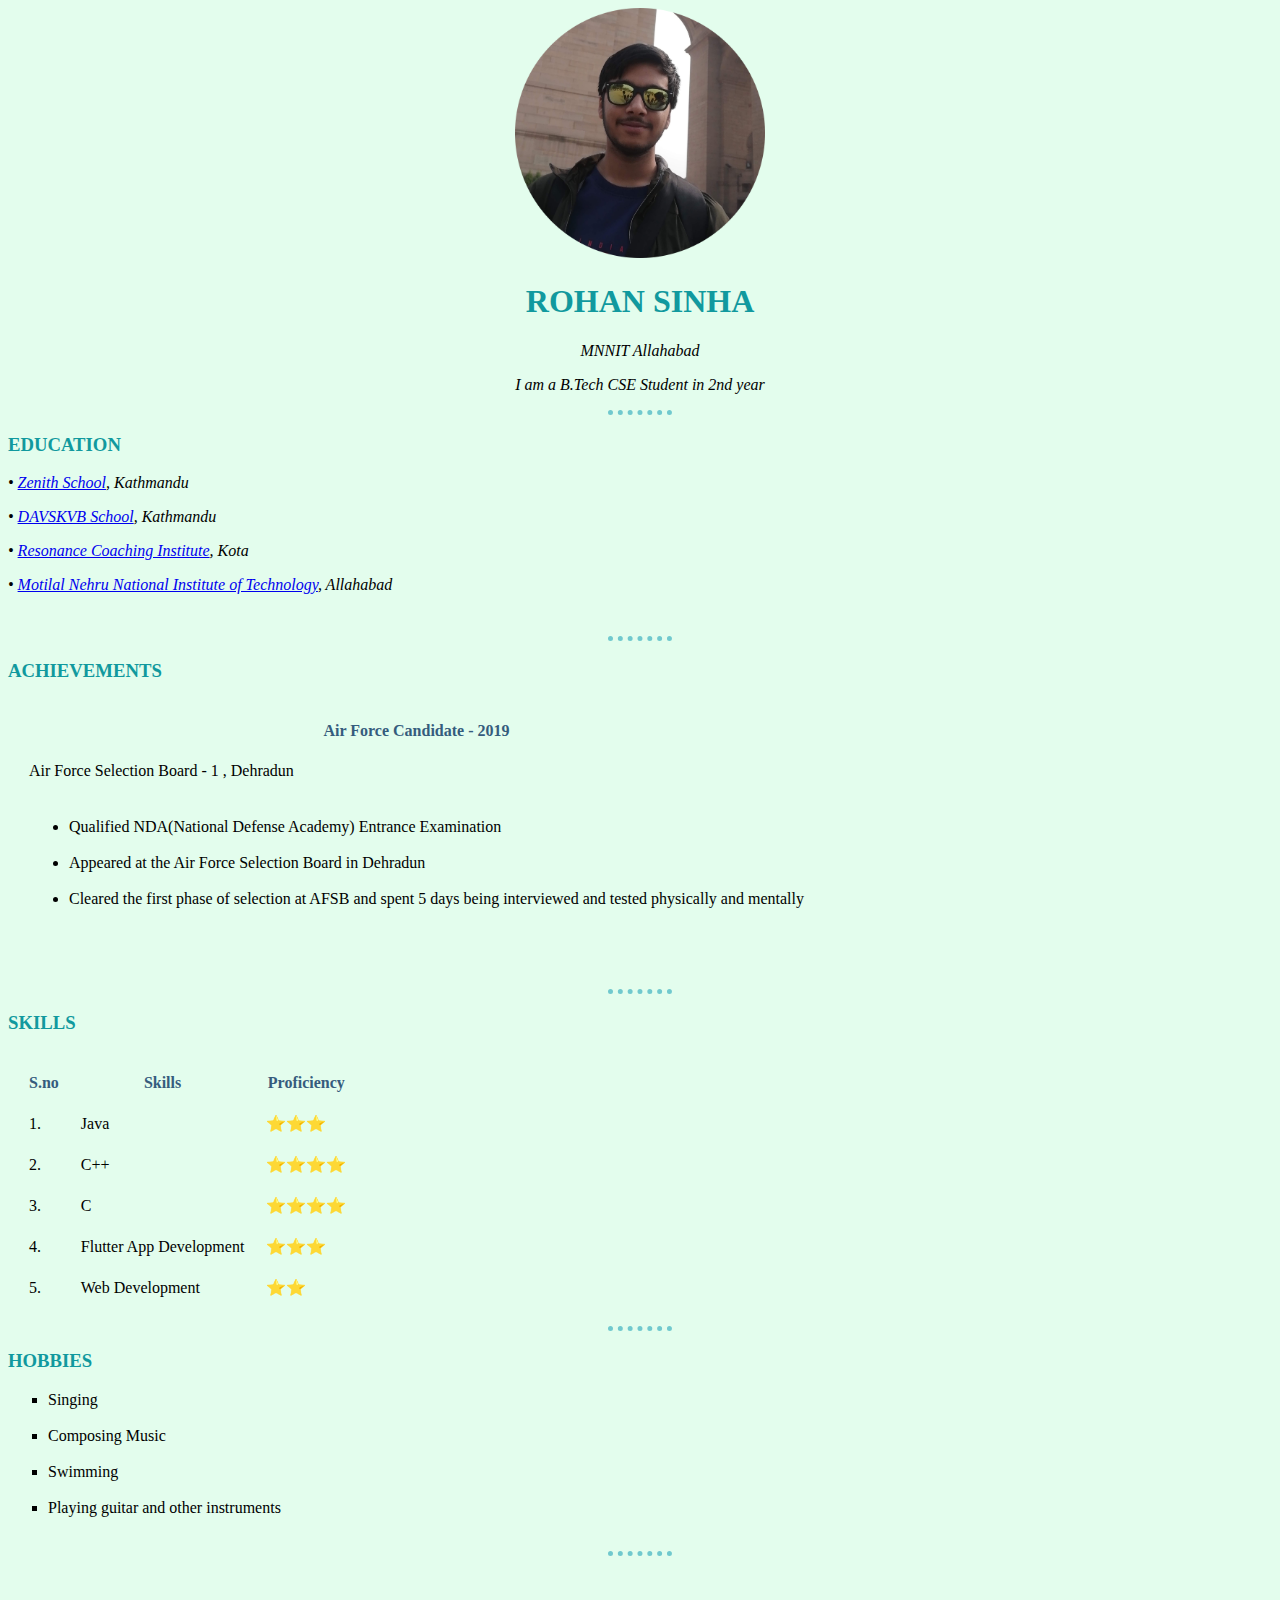
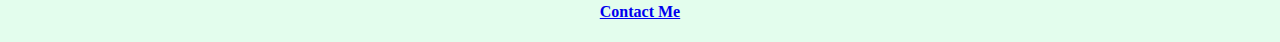
<file: index.html>
<!DOCTYPE html>
<!--Boilerplate-->
<html lang="en" dir="ltr">

<head>
  <meta charset="utf-8">
  <title>Rohan's Personal Site</title>
  <link rel="stylesheet" href="css/style.css"><!--External CSS-->
  <!-- NOTE: This is internal css --><!--
  <style media="screen">
    body{
      background-color: #e3fded;
    }
    hr{
      background-color: transparent;
      border-style: none;
      border-top-style: dotted;
      border-top-width: 5.5px;
      border-top-color: #71c9ce;
      width: 5%;
    }

  </style>

  !-->

</head>

<body>
  <center>
    <img src="Images\circle-cropped.png" height="250" alt="Rohan Profile Picture">
    <h1>ROHAN SINHA</h1>
    <p><em>MNNIT Allahabad</em></p>
    <p><em>I am a B.Tech CSE Student in 2nd year</em></p>
  </center>

  <hr size = "2" noshade>
  <h3>EDUCATION</h3>
  <p><em>• <a href="https://www.facebook.com/pages/category/Middle-School/Zenith-English-Secondary-School-1382498271989659/">Zenith School</a>, Kathmandu</em></p>
  <p><em>• <a href="https://www.davnepal.com">DAVSKVB School</a>, Kathmandu</em></p>
  <p><em>• <a href="https://www.resonance.ac.in/">Resonance Coaching Institute</a>, Kota</em></p>
  <p><em>• <a href="http://mnnit.ac.in/">Motilal Nehru National Institute of Technology</a>, Allahabad</em></p>
  <br><hr size = "2" noshade>
  <h3>ACHIEVEMENTS</h3>
  <table cellspacing = "20">
    <tr>
      <th>Air Force Candidate         -          2019</th>
    </tr>
    <tr>
      <td>Air Force Selection Board - 1 ,  Dehradun</td>

    </tr>
    <tr>
      <td>
        <ul>
          <li>Qualified NDA(National Defense Academy) Entrance Examination</li><br>
          <li>Appeared at the Air Force Selection Board in Dehradun</li><br>
          <li>Cleared the first phase of selection at AFSB and spent 5 days being interviewed and tested physically and mentally</li><br>
        </ul>
      </td>
    </tr>

  </table>
  <br><hr size = "2" noshade>
  <h3>SKILLS</h3>
  <table cellspacing="20">
    <tr>
      <th>S.no</th>
      <th>Skills</th>
      <th>Proficiency</th>
    </tr>
    <tr>
      <td>1.</td>
      <td>Java</td>
      <td>⭐⭐⭐</td>
    </tr>
    <tr>
      <td>2.</td>
      <td>C++</td>
      <td>⭐⭐⭐⭐</td>
    </tr>
    <tr>
      <td>3.</td>
      <td>C</td>
      <td>⭐⭐⭐⭐</td>
    </tr>
    <tr>
      <td>4.</td>
      <td>Flutter App Development</td>
      <td>⭐⭐⭐</td>
    </tr>
    <tr>
      <td>5.</td>
      <td>Web Development</td>
      <td>⭐⭐</td>
    </tr>
  </table>
  <hr size = "2" noshade>
  <h3>HOBBIES</h3>
  <ul type="square">
    <li>Singing</li><br>
    <li>Composing Music</li><br>
    <li>Swimming</li><br>
    <li>Playing guitar and other instruments</li><br>
  </ul>
  <hr><br>
  <center>
    <h4 ><a href="contact.html">Contact Me</a></h4>
  </center>

</body>
</html>
</file>
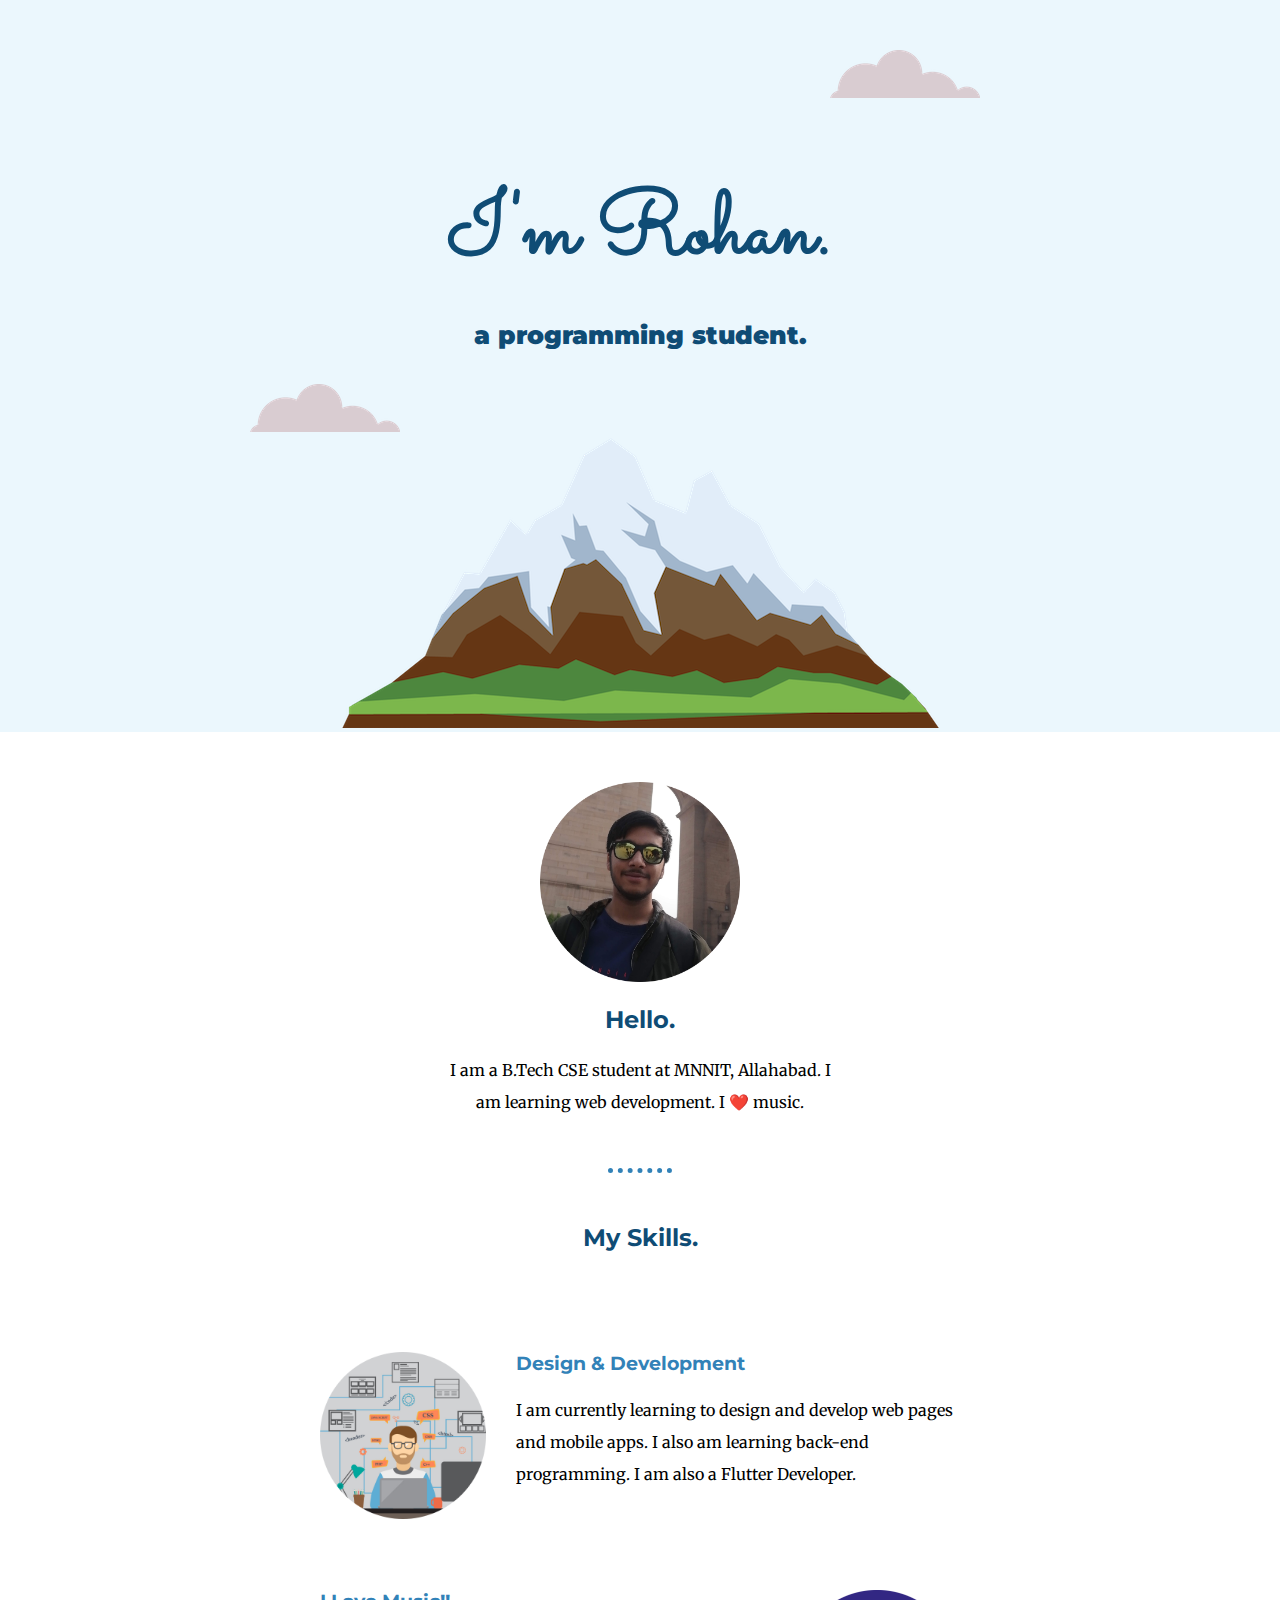
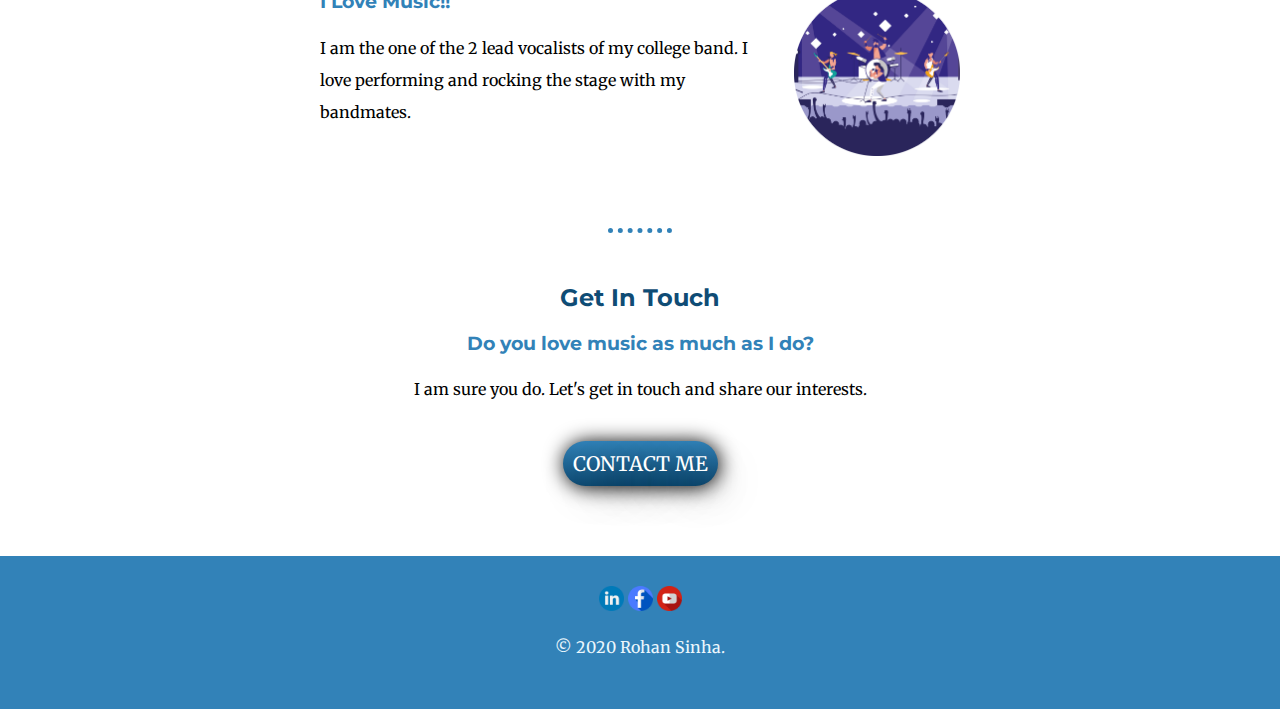
<file: My Site/index.html>
<!DOCTYPE html>
<html lang="en" dir="ltr">

<head>
  <meta charset="utf-8">
  <title>Rohan Sinha</title>
  <link rel="stylesheet" href="css/styles.css">
  <link rel="icon" href="favicon.ico">
  <link href="https://fonts.googleapis.com/css2?family=Merriweather:wght@300&family=Montserrat:wght@300&family=Sacramento&display=swap" rel="stylesheet">
</head>

<body>
  <div class="top-container">
    <img class="top-cloud" src="images\cloud.png" alt="cloud-img">
    <h1 class="headline-1">I'm Rohan.</h1>
    <h2 class="headline-2"><strong>a programming student.</strong></h2>
    <img class="bottom-cloud" src="images\cloud.png" alt="cloud-img">
    <img src="images\mountain.png" alt="mountain-img">
  </div>
  <div class="middle-container">
    <div class="profile">
      <img class="My-Profile"src="images\circle-cropped.png" alt="Profile-img">
      <h2>Hello.</h2>
      <p class="intro">I am a B.Tech CSE student at MNNIT, Allahabad. I am learning web development. I ❤️ music.</p>
    </div>
    <hr>
    <div class="skills">
      <h2>My Skills.</h2>
      <div class="skill-row">
        <img class="skill-img-computer" src="images\computer.png" alt="computer-img">
        <h3>Design & Development</h3>
        <p class = "para">I am currently learning to design and develop web pages and mobile apps. I also am learning back-end programming. I am also a Flutter Developer.</p>
      </div>
      <div class="skill-row">
        <img class="skill-img-music" src="images\music.png" alt="band-img">
        <h3>I Love Music!!</h3>
        <p class="para">I am the one of the 2 lead vocalists of my college band. I love performing and rocking the stage with my bandmates.</p>
      </div>
    </div>
    <hr>
    <div class="contact-me">
      <h2>Get In Touch</h2>
      <h3>Do you love music as much as I do?</h3>
      <p>I am sure you do. Let's get in touch and share our interests.</p><br>
      <a class="btn" href="mailto:meet_rohansinha@yahoo.in">CONTACT ME</a><br>
    </div>
  </div>
  <br>
  <div class="bottom-container">
    <a class="footer-link" href="https://www.linkedin.com/in/rohan-sinha-458b541a4/"><img class="facebook" src="images\linkedin.png" alt="linkedin-logo"></a>
    <a class="footer-link" href="https://www.facebook.com/profile.php?id=100010949626633"><img class="facebook" src="images\facebook.png" alt="facebook-logo"></a>
    <a class="footer-link" href="https://www.youtube.com/channel/UCITfrv6L1dIGDmIWB0QQuDg?view_as=subscriber"><img class="facebook" src="images\youtube.png" alt="youtube-logo"></a>
    <p class="end">© 2020 Rohan Sinha.</p>
  </div>
</body>

</html>
</file>
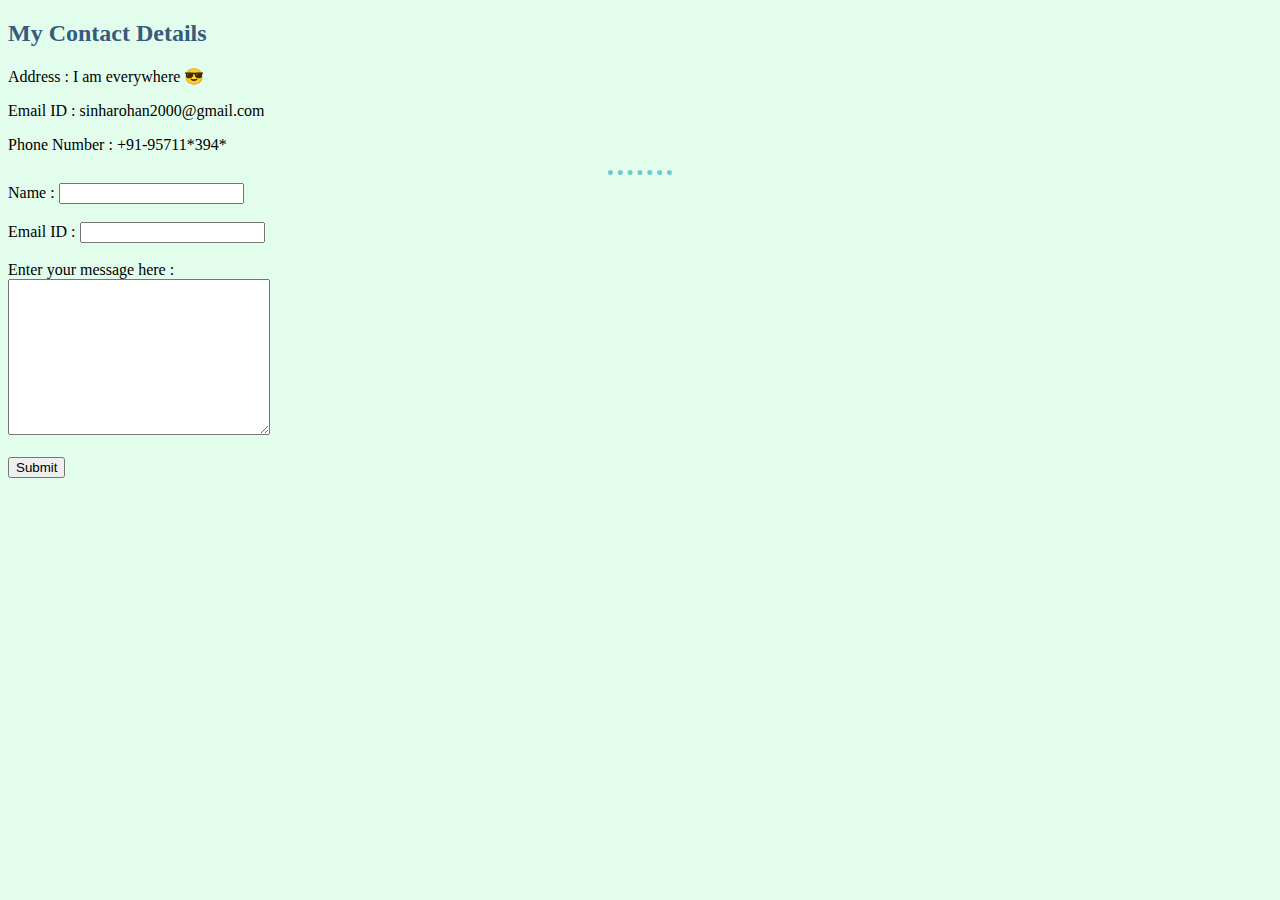
<file: contact.html>
<!DOCTYPE html>
<html lang="en" dir="ltr">
  <head>
    <meta charset="utf-8">
    <title>My Contact</title>
    <link rel="stylesheet" href="css/style.css">
  </head>
  <body>
    <h2>My Contact Details</h2>
    <p>Address : I am everywhere 😎</p>
    <p>Email ID : sinharohan2000@gmail.com</</p>
    <p>Phone Number : +91-95711*394*</p>
    <hr noshade>
    <form action="mailto:sinharohan2000@gmail.com" method="post" enctype="text/plain">
      <label for="">Name : </label>
      <input type="text" name="Your Name : " value=""><br><br>
      <label for="">Email ID : </label>
      <input type="email" name="Your Email ID :" value=""><br><br>
      <label for="">Enter your message here : </label><br>
      <textarea name="Your Message :" rows="10" cols="30"></textarea>
      <br><br>
      <input type="submit" name="">
    </form>
  </body>
</html>
</file>
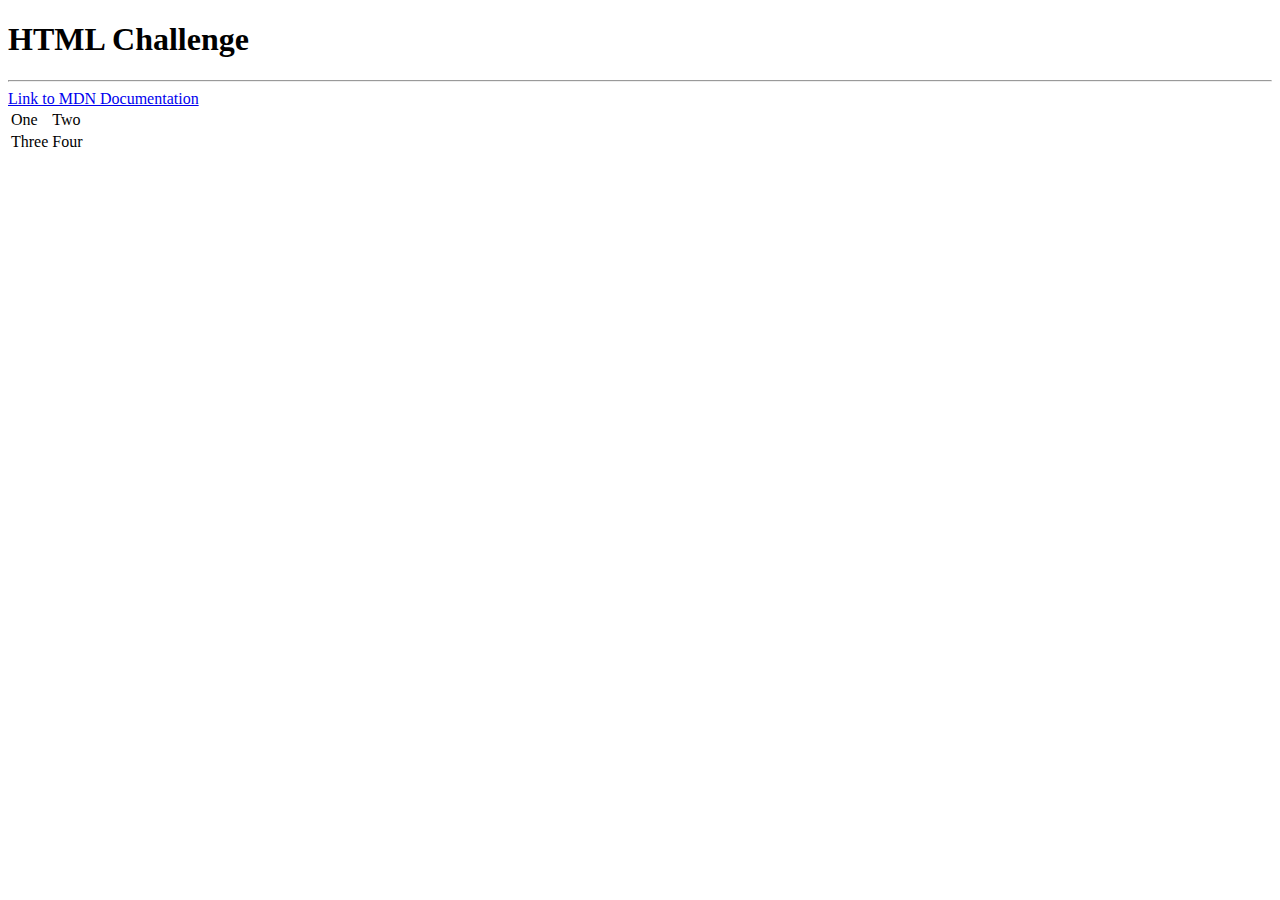
<file: test.html>
<!DOCTYPE html>
<html lang="en" dir="ltr">
  <head>
    <meta charset="utf-8">
    <title></title>
  </head>
  <body>
    <h1>HTML Challenge</h1>
    <hr>
    <a href="https://developer.mozilla.org/en-US/docs/Web/HTML">Link to MDN Documentation</a>
    <table>
      <tr>
        <td>One</td>
        <td>Two</td>
      </tr>
      <tr>
        <td>Three</td>
        <td>Four</td>
      </tr>
    </table>
  </body>
</html>
</file>
<file: css/style.css>
body{
    background-color: #e3fded;
  }
  hr{
    background-color: transparent;
    border-style: none;
    border-top-style: dotted;
    border-top-width: 5.5px;
    border-top-color: #71c9ce;
    width: 5%;
  }
  td:hover{
    color:gold;
  }
  h1{
    color: #11999e;
  }
  h3{
    color: #11999e;
  }
  th{
    color: #355c7d;
  }
  h2{
    color: #355c7d;
  }
</file>
<file: My Site/css/styles.css>
/****************************************************BLOCK STYLING**************************************************************/
body {
  margin: 0;
  text-align: center;
  font-family: 'Merriweather', serif;
}

h1 {
  color: #0f4c75;
  margin-top: 0;
  font-size: 550%;
  font-family: 'Sacramento', cursive;
  margin: 50px auto 0 auto;
}

h2 {
  color: #0f4c75;
  font-family: 'Montserrat', sans-serif;
}

h3 {
  color: #3282b8;
  font-family: 'Montserrat', sans-serif;
}

hr {
  background-color: transparent;
  border-style: none;
  border-top-style: dotted;
  border-top-width: 5.5px;
  border-top-color: #3282b8;
  width: 5%;
  margin-top: 50px;
  margin-bottom: 50px;
}

p {
  line-height: 2;
}

/***************************************************CLASSES STYLING****************************************************************/
.top-container {
  background-color: #ebf7fd;
  position: relative;
  padding-top: 120px;
}

.middle-container {
  position: relative;
  padding-top: 50px;
  padding-bottom: 50px;
}

.bottom-container {
  position: relative;
  background-color: #3282b8;
  padding-top: 30px;
  padding-bottom: 30px;
}

.top-cloud {
  position: absolute;
  right: 300px;
  top: 50px;
}

.bottom-cloud {
  position: absolute;
  bottom: 300px;
  left: 250px;
}

.My-Profile {
  width: 200px;
  height: 200px;
}

.skill-img-computer {
  width: 26%;
  float: left;
  margin-right: 30px;
}

.skill-img-music {
  width: 26%;
  float: right;
  margin-left: 30px;
}

.skill-row {
  width: 50%;
  margin: 100px auto 100px auto;
  text-align: left;
}

.headline-2 {
  font-size: 25px;
}

.facebook {
  width: 25px;
}

.btn {
  background: #3282B8;
  background-image: -webkit-linear-gradient(top, #3282B8, #0F4C75);
  background-image: -webkit-gradient(top, #3282B8, #0F4C75);
  background-image: -moz-linear-gradient(top, #3282B8, #0F4C75);
  background-image: -ms-linear-gradient(top, #3282B8, #0F4C75);
  background-image: -o-linear-gradient(top, #3282B8, #0F4C75);
  background-image: linear-gradient(to bottom, #3282B8, #0F4C75);
  -webkit-border-radius: 60px;
  -moz-border-radius: 60px;
  border-radius: 60px;
  color: #FFFFFF;
  font-family: 'Merriweather', serif;
  font-size: 20px;
  font-weight: 400;
  padding: 10px;
  -webkit-box-shadow: 1px 1px 20px 0 #000000;
  -moz-box-shadow: 1px 1px 20px 0 #000000;
  box-shadow: 1px 1px 20px 0 #000000;
  text-shadow: 12px 16px 40px #000000;
  text-decoration: none;
  display: inline-block;
  cursor: pointer;
  text-align: center;
}

.btn:hover {
  border: solid #337FED 1px;
  background: #1E62D0;
  background-image: -webkit-linear-gradient(top, #1E62D0, #3D94F6);
  background-image: -webkit-gradient(top, #3282B8, #0F4C75);
  background-image: -moz-linear-gradient(top, #1E62D0, #3D94F6);
  background-image: -ms-linear-gradient(top, #1E62D0, #3D94F6);
  background-image: -o-linear-gradient(top, #1E62D0, #3D94F6);
  background-image: linear-gradient(to bottom, #1E62D0, #3D94F6);
  -webkit-border-radius: 60px;
  -moz-border-radius: 60px;
  border-radius: 60px;
  text-decoration: none;
}

.intro {
  width: 30%;
  margin: auto;
}

.end {
  color: #ebf7fd;
}
</file>
